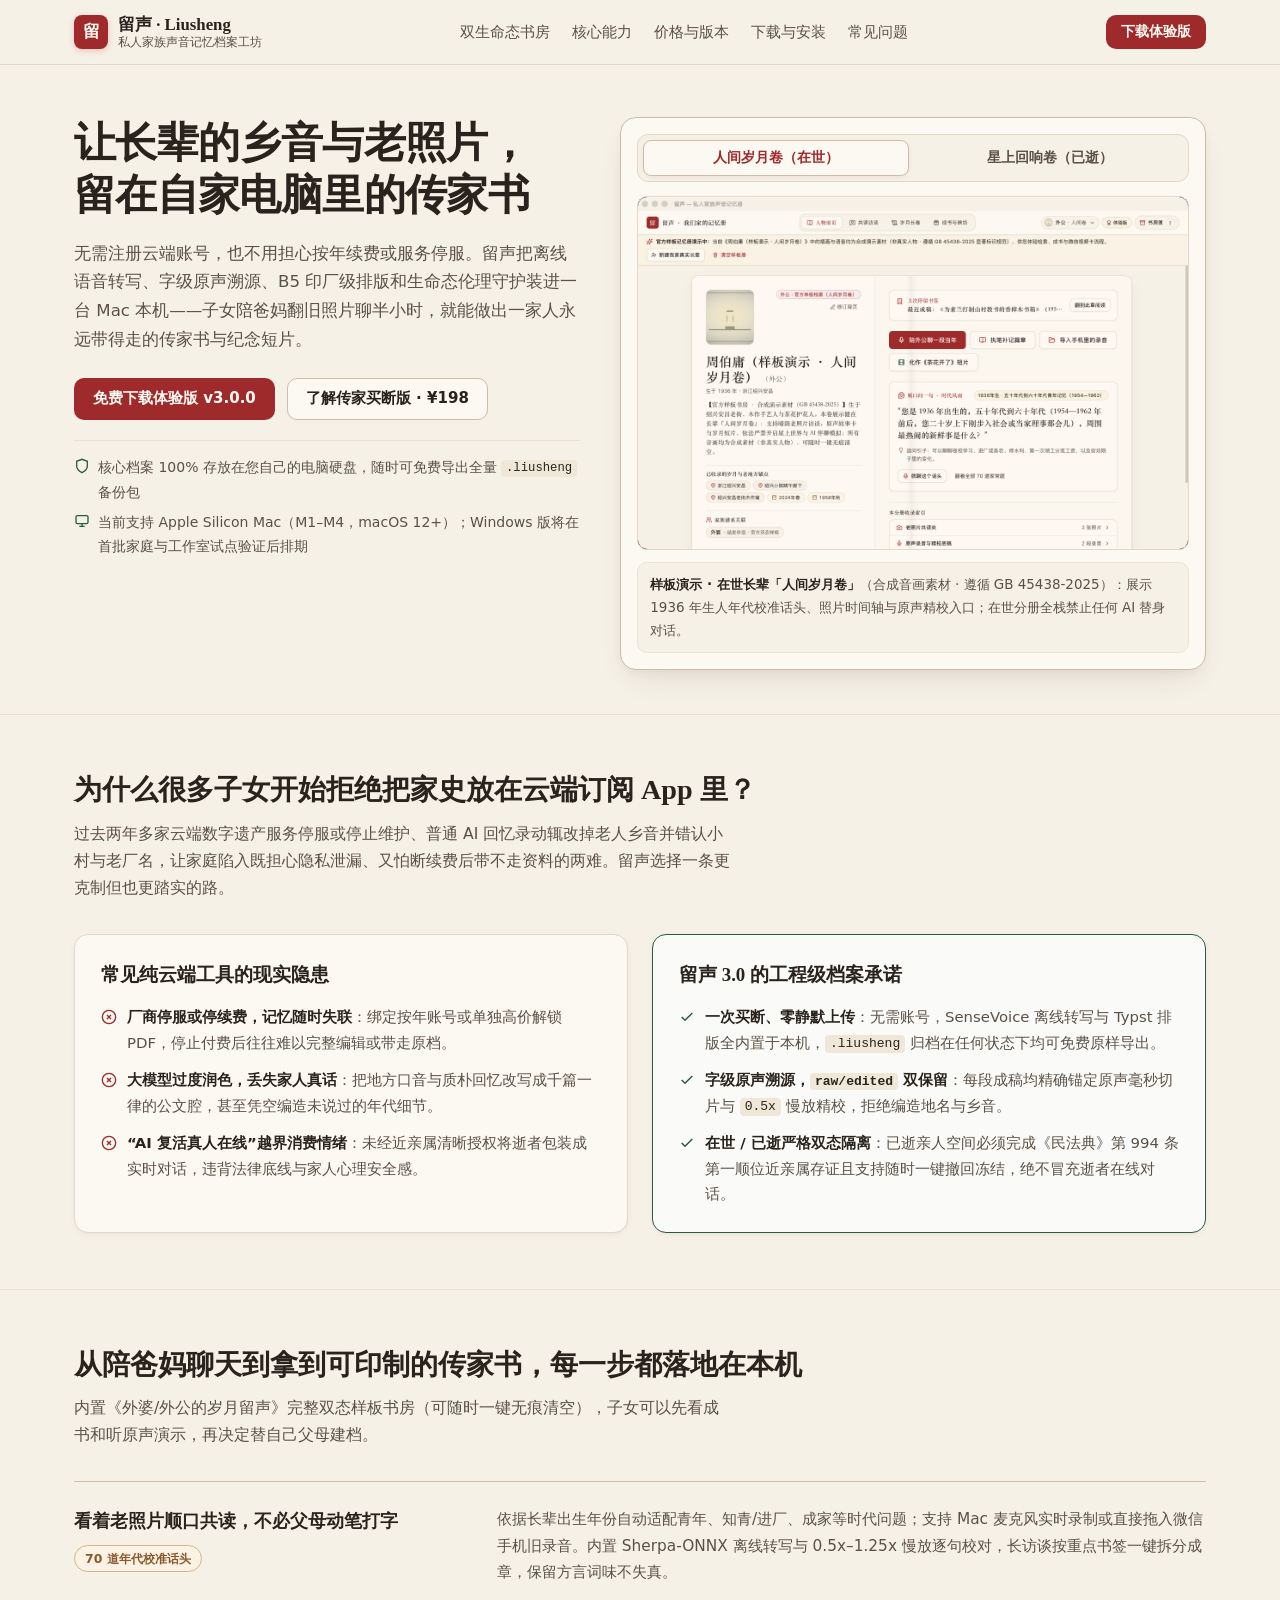
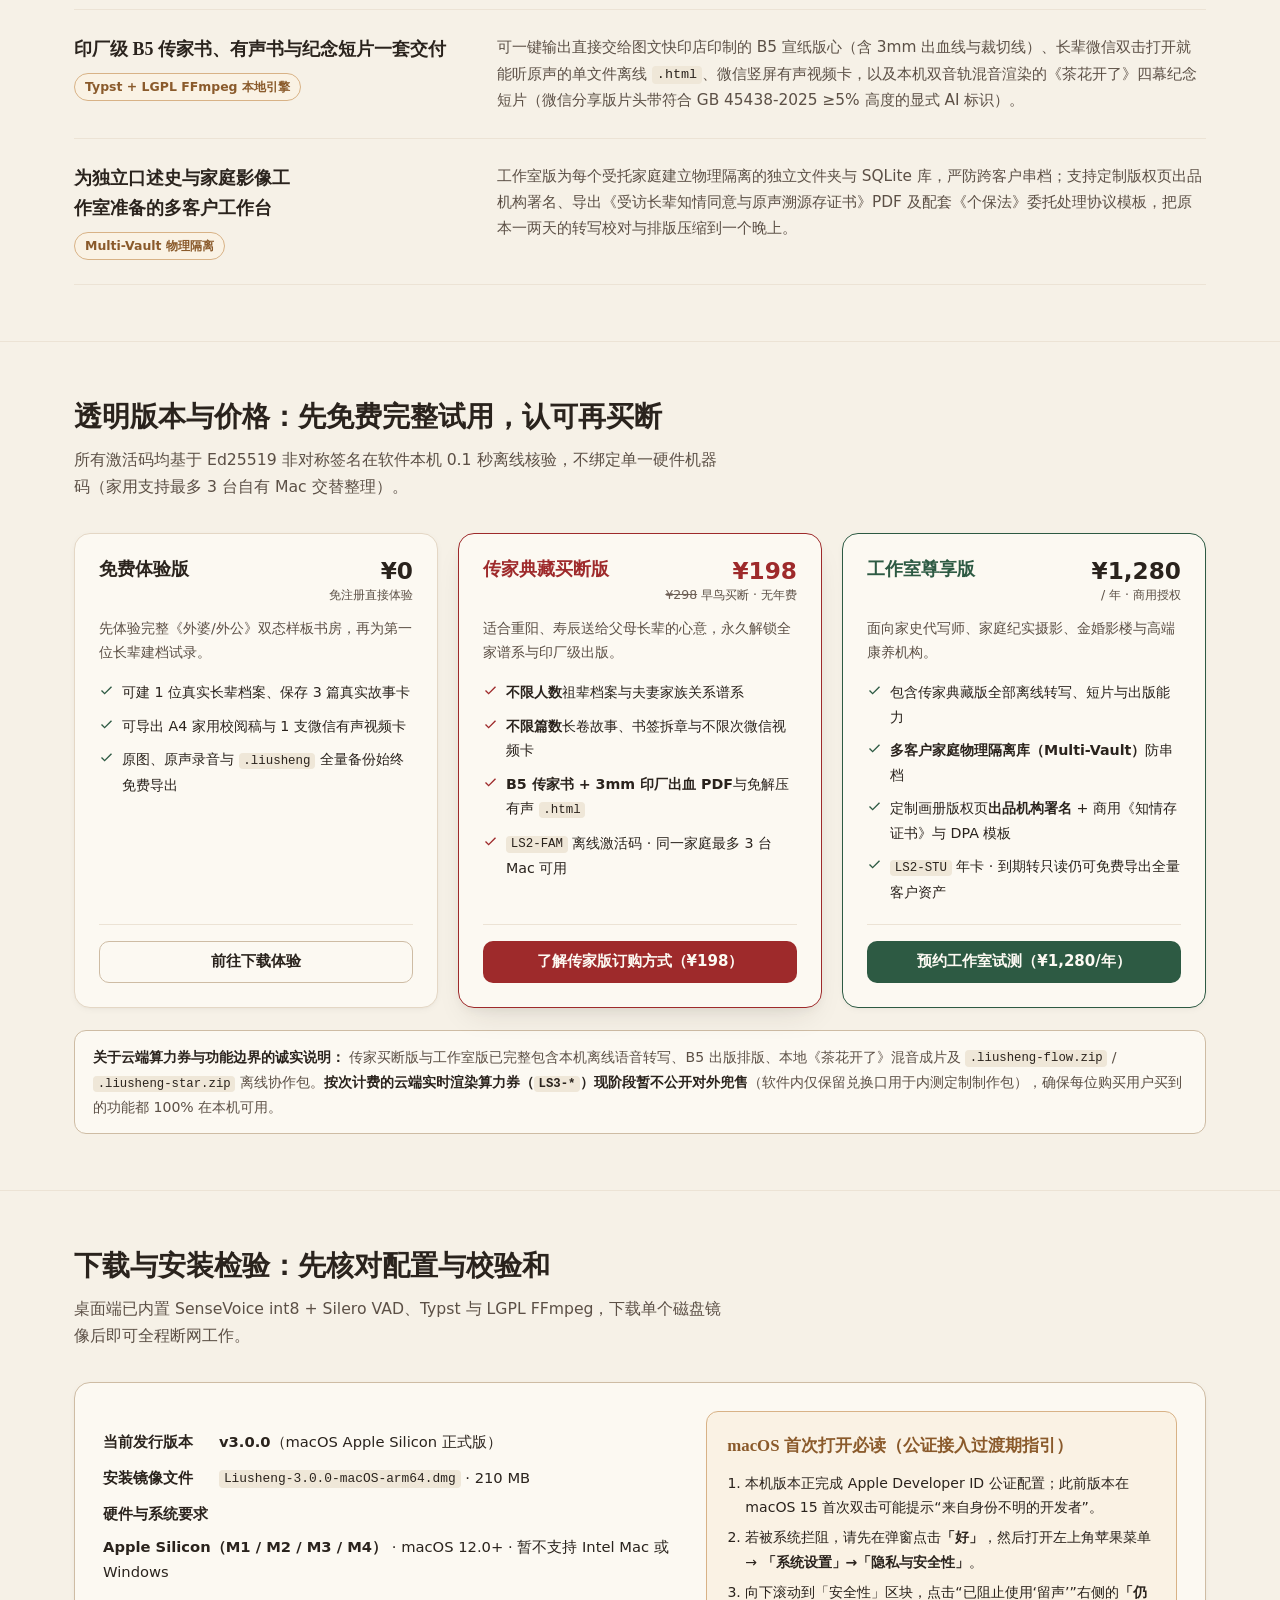
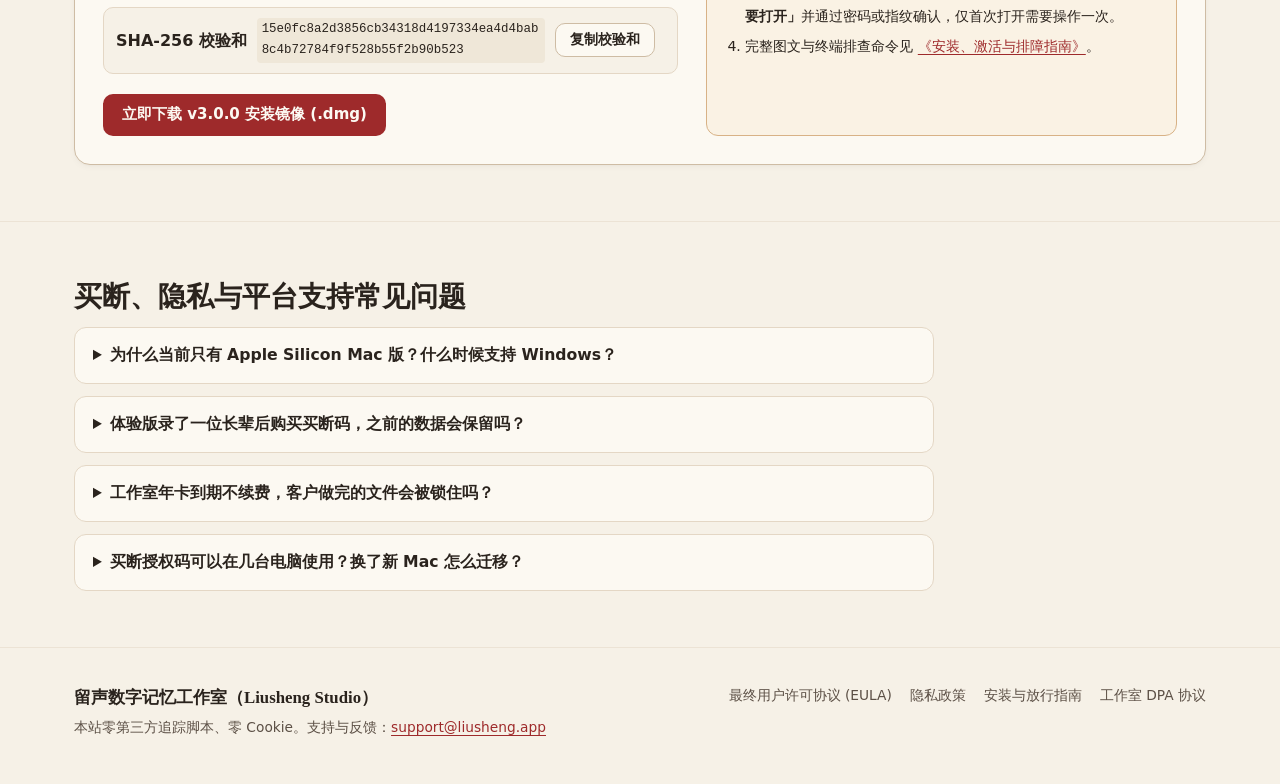
<file: index.html>
<!DOCTYPE html>
<html lang="zh-CN">
<head>
  <meta charset="UTF-8" />
  <meta name="viewport" content="width=device-width, initial-scale=1.0" />
  <title>留声（Liusheng v3.0.0）— 本机离线、原声可追溯的中国家庭声音记忆档案</title>
  <meta
    name="description"
    content="留声是一款面向家庭子女与口述史工作室的本地离线桌面记忆档案工坊：每句文稿直连长辈原声，一次买断无年费，支持 B5 印厂出血画册与单文件有声书导出。"
  />
  <link rel="stylesheet" href="./styles.css" />
</head>
<body>
  <header class="site-header">
    <div class="container header-inner">
      <a class="brand-link" href="#top" aria-label="留声首页">
        <span class="seal-mark" aria-hidden="true">留</span>
        <span class="brand-text-group">
          <span class="brand-name">留声 · Liusheng</span>
          <span class="brand-sub">私人家族声音记忆档案工坊</span>
        </span>
      </a>

      <nav class="header-nav" aria-label="页面导航">
        <a href="#showcase">双生命态书房</a>
        <a href="#craft">核心能力</a>
        <a href="#pricing">价格与版本</a>
        <a href="#download">下载与安装</a>
        <a href="#faq">常见问题</a>
      </nav>

      <a class="btn btn-primary btn-sm header-cta" href="#download">下载体验版</a>
    </div>
  </header>

  <main id="top">
    <!-- Hero Spread -->
    <section class="hero-section">
      <div class="container hero-grid">
        <div>
          <h1 class="hero-title">让长辈的乡音与老照片，留在自家电脑里的传家书</h1>
          <p class="hero-lead">
            无需注册云端账号，也不用担心按年续费或服务停服。留声把离线语音转写、字级原声溯源、B5 印厂级排版和生命态伦理守护装进一台 Mac 本机——子女陪爸妈翻旧照片聊半小时，就能做出一家人永远带得走的传家书与纪念短片。
          </p>

          <div class="hero-actions">
            <a class="btn btn-primary" href="#download">免费下载体验版 v3.0.0</a>
            <a class="btn btn-secondary" href="#family-edition">了解传家买断版 · ¥198</a>
          </div>

          <div class="hero-meta">
            <div class="hero-meta-row">
              <svg width="16" height="16" viewBox="0 0 24 24" fill="none" stroke="currentColor" stroke-width="2" aria-hidden="true">
                <path d="M12 22s8-4 8-10V5l-8-3-8 3v7c0 6 8 10 8 10z" />
              </svg>
              <span>核心档案 100% 存放在您自己的电脑硬盘，随时可免费导出全量 <code>.liusheng</code> 备份包</span>
            </div>
            <div class="hero-meta-row">
              <svg width="16" height="16" viewBox="0 0 24 24" fill="none" stroke="currentColor" stroke-width="2" aria-hidden="true">
                <rect x="3" y="4" width="18" height="12" rx="2" />
                <path d="M8 20h8M12 16v4" />
              </svg>
              <span>当前支持 Apple Silicon Mac（M1–M4，macOS 12+）；Windows 版将在首批家庭与工作室试点验证后排期</span>
            </div>
          </div>
        </div>

        <div id="showcase" class="showcase-frame" aria-label="留声软件真实运行界面样板预览">
          <div class="showcase-tabs" role="tablist" aria-label="切换在世与星上分册预览">
            <button
              id="tab-living"
              class="showcase-tab"
              type="button"
              role="tab"
              aria-selected="true"
              aria-controls="showcase-panel"
            >
              人间岁月卷（在世）
            </button>
            <button
              id="tab-star"
              class="showcase-tab"
              type="button"
              role="tab"
              aria-selected="false"
              aria-controls="showcase-panel"
            >
              星上回响卷（已逝）
            </button>
          </div>

          <div id="showcase-panel" class="showcase-image-wrap">
            <img
              id="showcase-image"
              class="showcase-image"
              src="./assets/preview-living-book.png"
              alt="留声桌面端在世长辈「人间岁月卷」示例书房界面：周伯庸（样板演示）档案扉页与 70 道年代话头共读台"
            />
          </div>

          <p id="showcase-caption" class="showcase-caption">
            <strong>样板演示 · 在世长辈「人间岁月卷」</strong>（合成音画素材 · 遵循 GB 45438-2025）：展示 1936 年生人年代校准话头、照片时间轴与原声精校入口；在世分册全栈禁止任何 AI 替身对话。
          </p>
        </div>
      </div>
    </section>

    <!-- Why Local-First & Zero-Hallucination -->
    <section id="privacy" class="section">
      <div class="container">
        <h2 class="section-heading">为什么很多子女开始拒绝把家史放在云端订阅 App 里？</h2>
        <p class="section-intro">
          过去两年多家云端数字遗产服务停服或停止维护、普通 AI 回忆录动辄改掉老人乡音并错认小村与老厂名，让家庭陷入既担心隐私泄漏、又怕断续费后带不走资料的两难。留声选择一条更克制但也更踏实的路。
        </p>

        <div class="ledger-grid">
          <div class="ledger-panel">
            <h3 class="ledger-title">常见纯云端工具的现实隐患</h3>
            <ul class="ledger-list">
              <li>
                <svg class="ledger-icon" width="16" height="16" viewBox="0 0 24 24" fill="none" stroke="#9E2A2B" stroke-width="2" aria-hidden="true">
                  <circle cx="12" cy="12" r="10" /><path d="M15 9l-6 6M9 9l6 6" />
                </svg>
                <span><strong>厂商停服或停续费，记忆随时失联</strong>：绑定按年账号或单独高价解锁 PDF，停止付费后往往难以完整编辑或带走原档。</span>
              </li>
              <li>
                <svg class="ledger-icon" width="16" height="16" viewBox="0 0 24 24" fill="none" stroke="#9E2A2B" stroke-width="2" aria-hidden="true">
                  <circle cx="12" cy="12" r="10" /><path d="M15 9l-6 6M9 9l6 6" />
                </svg>
                <span><strong>大模型过度润色，丢失家人真话</strong>：把地方口音与质朴回忆改写成千篇一律的公文腔，甚至凭空编造未说过的年代细节。</span>
              </li>
              <li>
                <svg class="ledger-icon" width="16" height="16" viewBox="0 0 24 24" fill="none" stroke="#9E2A2B" stroke-width="2" aria-hidden="true">
                  <circle cx="12" cy="12" r="10" /><path d="M15 9l-6 6M9 9l6 6" />
                </svg>
                <span><strong>“AI 复活真人在线”越界消费情绪</strong>：未经近亲属清晰授权将逝者包装成实时对话，违背法律底线与家人心理安全感。</span>
              </li>
            </ul>
          </div>

          <div class="ledger-panel ledger-panel-highlight">
            <h3 class="ledger-title">留声 3.0 的工程级档案承诺</h3>
            <ul class="ledger-list">
              <li>
                <svg class="ledger-icon" width="16" height="16" viewBox="0 0 24 24" fill="none" stroke="#2D5A43" stroke-width="2.2" aria-hidden="true">
                  <polyline points="20 6 9 17 4 12" />
                </svg>
                <span><strong>一次买断、零静默上传</strong>：无需账号，SenseVoice 离线转写与 Typst 排版全内置于本机，<code>.liusheng</code> 归档在任何状态下均可免费原样导出。</span>
              </li>
              <li>
                <svg class="ledger-icon" width="16" height="16" viewBox="0 0 24 24" fill="none" stroke="#2D5A43" stroke-width="2.2" aria-hidden="true">
                  <polyline points="20 6 9 17 4 12" />
                </svg>
                <span><strong>字级原声溯源，<code>raw/edited</code> 双保留</strong>：每段成稿均精确锚定原声毫秒切片与 <code>0.5x</code> 慢放精校，拒绝编造地名与乡音。</span>
              </li>
              <li>
                <svg class="ledger-icon" width="16" height="16" viewBox="0 0 24 24" fill="none" stroke="#2D5A43" stroke-width="2.2" aria-hidden="true">
                  <polyline points="20 6 9 17 4 12" />
                </svg>
                <span><strong>在世 / 已逝严格双态隔离</strong>：已逝亲人空间必须完成《民法典》第 994 条第一顺位近亲属存证且支持随时一键撤回冻结，绝不冒充逝者在线对话。</span>
              </li>
            </ul>
          </div>
        </div>
      </div>
    </section>

    <!-- Core Archival Capabilities -->
    <section id="craft" class="section">
      <div class="container">
        <h2 class="section-heading">从陪爸妈聊天到拿到可印制的传家书，每一步都落地在本机</h2>
        <p class="section-intro">
          内置《外婆/外公的岁月留声》完整双态样板书房（可随时一键无痕清空），子女可以先看成书和听原声演示，再决定替自己父母建档。
        </p>

        <div class="craft-rows">
          <div class="craft-row">
            <div>
              <h3 class="craft-row-label">看着老照片顺口共读，不必父母动笔打字</h3>
              <span class="craft-row-tag">70 道年代校准话头</span>
            </div>
            <p class="craft-row-desc">
              依据长辈出生年份自动适配青年、知青/进厂、成家等时代问题；支持 Mac 麦克风实时录制或直接拖入微信手机旧录音。内置 Sherpa-ONNX 离线转写与 0.5x–1.25x 慢放逐句校对，长访谈按重点书签一键拆分成章，保留方言词味不失真。
            </p>
          </div>

          <div class="craft-row">
            <div>
              <h3 class="craft-row-label">印厂级 B5 传家书、有声书与纪念短片一套交付</h3>
              <span class="craft-row-tag">Typst + LGPL FFmpeg 本地引擎</span>
            </div>
            <p class="craft-row-desc">
              可一键输出直接交给图文快印店印制的 B5 宣纸版心（含 3mm 出血线与裁切线）、长辈微信双击打开就能听原声的单文件离线 <code>.html</code>、微信竖屏有声视频卡，以及本机双音轨混音渲染的《茶花开了》四幕纪念短片（微信分享版片头带符合 GB 45438-2025 ≥5% 高度的显式 AI 标识）。
            </p>
          </div>

          <div class="craft-row">
            <div>
              <h3 class="craft-row-label">为独立口述史与家庭影像工作室准备的多客户工作台</h3>
              <span class="craft-row-tag">Multi-Vault 物理隔离</span>
            </div>
            <p class="craft-row-desc">
              工作室版为每个受托家庭建立物理隔离的独立文件夹与 SQLite 库，严防跨客户串档；支持定制版权页出品机构署名、导出《受访长辈知情同意与原声溯源存证书》PDF 及配套《个保法》委托处理协议模板，把原本一两天的转写校对与排版压缩到一个晚上。
            </p>
          </div>
        </div>
      </div>
    </section>

    <!-- Pricing -->
    <section id="pricing" class="section">
      <div class="container">
        <h2 class="section-heading">透明版本与价格：先免费完整试用，认可再买断</h2>
        <p class="section-intro">
          所有激活码均基于 Ed25519 非对称签名在软件本机 0.1 秒离线核验，不绑定单一硬件机器码（家用支持最多 3 台自有 Mac 交替整理）。
        </p>

        <div class="pricing-grid">
          <!-- Trial Tier -->
          <div class="tier-box">
            <div>
              <div class="tier-head">
                <h3 class="tier-name">免费体验版</h3>
                <div class="tier-price-block">
                  <span class="tier-price tabular-nums">¥0</span>
                  <span class="tier-price-note">免注册直接体验</span>
                </div>
              </div>
              <p class="tier-summary">先体验完整《外婆/外公》双态样板书房，再为第一位长辈建档试录。</p>
              <ul class="tier-features">
                <li>
                  <svg width="15" height="15" viewBox="0 0 24 24" fill="none" stroke="#2D5A43" stroke-width="2.2" aria-hidden="true"><polyline points="20 6 9 17 4 12" /></svg>
                  <span>可建 1 位真实长辈档案、保存 3 篇真实故事卡</span>
                </li>
                <li>
                  <svg width="15" height="15" viewBox="0 0 24 24" fill="none" stroke="#2D5A43" stroke-width="2.2" aria-hidden="true"><polyline points="20 6 9 17 4 12" /></svg>
                  <span>可导出 A4 家用校阅稿与 1 支微信有声视频卡</span>
                </li>
                <li>
                  <svg width="15" height="15" viewBox="0 0 24 24" fill="none" stroke="#2D5A43" stroke-width="2.2" aria-hidden="true"><polyline points="20 6 9 17 4 12" /></svg>
                  <span>原图、原声录音与 <code>.liusheng</code> 全量备份始终免费导出</span>
                </li>
              </ul>
            </div>
            <div class="tier-foot">
              <a class="btn btn-secondary" href="#download">前往下载体验</a>
            </div>
          </div>

          <!-- Family Edition -->
          <div id="family-edition" class="tier-box tier-family">
            <div>
              <div class="tier-head">
                <h3 class="tier-name">传家典藏买断版</h3>
                <div class="tier-price-block">
                  <span class="tier-price tabular-nums">¥198</span>
                  <span class="tier-price-note"><span class="tier-anchor">¥298</span>早鸟买断 · 无年费</span>
                </div>
              </div>
              <p class="tier-summary">适合重阳、寿辰送给父母长辈的心意，永久解锁全家谱系与印厂级出版。</p>
              <ul class="tier-features">
                <li>
                  <svg width="15" height="15" viewBox="0 0 24 24" fill="none" stroke="#9E2A2B" stroke-width="2.2" aria-hidden="true"><polyline points="20 6 9 17 4 12" /></svg>
                  <span><strong>不限人数</strong>祖辈档案与夫妻家族关系谱系</span>
                </li>
                <li>
                  <svg width="15" height="15" viewBox="0 0 24 24" fill="none" stroke="#9E2A2B" stroke-width="2.2" aria-hidden="true"><polyline points="20 6 9 17 4 12" /></svg>
                  <span><strong>不限篇数</strong>长卷故事、书签拆章与不限次微信视频卡</span>
                </li>
                <li>
                  <svg width="15" height="15" viewBox="0 0 24 24" fill="none" stroke="#9E2A2B" stroke-width="2.2" aria-hidden="true"><polyline points="20 6 9 17 4 12" /></svg>
                  <span><strong>B5 传家书 + 3mm 印厂出血 PDF</strong>与免解压有声 <code>.html</code></span>
                </li>
                <li>
                  <svg width="15" height="15" viewBox="0 0 24 24" fill="none" stroke="#9E2A2B" stroke-width="2.2" aria-hidden="true"><polyline points="20 6 9 17 4 12" /></svg>
                  <span><code>LS2-FAM</code> 离线激活码 · 同一家庭最多 3 台 Mac 可用</span>
                </li>
              </ul>
            </div>
            <div class="tier-foot">
              <a id="family-buy-cta" class="btn btn-primary" href="#family-order-drawer">订购早鸟传家版 · ¥198</a>
              <div id="family-order-drawer" class="inline-drawer" hidden>
                <p><strong>当前早鸟人工发码通道（前 50 户专享 ¥198）：</strong></p>
                <p>线上自动收款台正在对接中；如需立即获取 <code>LS2-FAM</code> 正版买断授权（含 14 天不满意无忧退款保障），请先下载体验版试用《外婆》样板书房，并致信 <a href="mailto:support@liusheng.app?subject=订购留声传家典藏版(LS2-FAM)">support@liusheng.app</a> 备注「早鸟传家版」，我们将在 1 个工作日内为您签发离线激活码。</p>
              </div>
            </div>
          </div>

          <!-- Studio Edition -->
          <div id="studio-edition" class="tier-box tier-studio">
            <div>
              <div class="tier-head">
                <h3 class="tier-name">工作室尊享版</h3>
                <div class="tier-price-block">
                  <span class="tier-price tabular-nums">¥1,280</span>
                  <span class="tier-price-note">/ 年 · 商用授权</span>
                </div>
              </div>
              <p class="tier-summary">面向家史代写师、家庭纪实摄影、金婚影楼与高端康养机构。</p>
              <ul class="tier-features">
                <li>
                  <svg width="15" height="15" viewBox="0 0 24 24" fill="none" stroke="#2D5A43" stroke-width="2.2" aria-hidden="true"><polyline points="20 6 9 17 4 12" /></svg>
                  <span>包含传家典藏版全部离线转写、短片与出版能力</span>
                </li>
                <li>
                  <svg width="15" height="15" viewBox="0 0 24 24" fill="none" stroke="#2D5A43" stroke-width="2.2" aria-hidden="true"><polyline points="20 6 9 17 4 12" /></svg>
                  <span><strong>多客户家庭物理隔离库（Multi-Vault）</strong>防串档</span>
                </li>
                <li>
                  <svg width="15" height="15" viewBox="0 0 24 24" fill="none" stroke="#2D5A43" stroke-width="2.2" aria-hidden="true"><polyline points="20 6 9 17 4 12" /></svg>
                  <span>定制画册版权页<strong>出品机构署名</strong> + 商用《知情存证书》与 DPA 模板</span>
                </li>
                <li>
                  <svg width="15" height="15" viewBox="0 0 24 24" fill="none" stroke="#2D5A43" stroke-width="2.2" aria-hidden="true"><polyline points="20 6 9 17 4 12" /></svg>
                  <span><code>LS2-STU</code> 年卡 · 到期转只读仍可免费导出全量客户资产</span>
                </li>
              </ul>
            </div>
            <div class="tier-foot">
              <a id="studio-buy-cta" class="btn btn-pine" href="#studio-order-drawer">申请工作室试测 / 商用年卡</a>
              <div id="studio-order-drawer" class="inline-drawer" hidden>
                <p><strong>首批 3–5 家口述史 / 影像工作室试点优惠通道：</strong></p>
                <p>正在招募首批深度试用工作室（可申请 30 天全功能 <code>LS2-STU</code> 评估码配合实际交付测试）。请发邮件至 <a href="mailto:support@liusheng.app?subject=申请留声工作室试测(LS2-STU)">support@liusheng.app</a> 简述工作室所在城市与常规成书交付量。</p>
              </div>
            </div>
          </div>
        </div>

        <div class="disclosure-strip">
          <strong>关于云端算力券与功能边界的诚实说明：</strong>
          传家买断版与工作室版已完整包含本机离线语音转写、B5 出版排版、本地《茶花开了》混音成片及 <code>.liusheng-flow.zip</code> / <code>.liusheng-star.zip</code> 离线协作包。<strong>按次计费的云端实时渲染算力券（<code>LS3-*</code>）现阶段暂不公开对外兜售</strong>（软件内仅保留兑换口用于内测定制制作包），确保每位购买用户买到的功能都 100% 在本机可用。
        </div>
      </div>
    </section>

    <!-- Download & Verify -->
    <section id="download" class="section">
      <div class="container">
        <h2 class="section-heading">下载与安装检验：先核对配置与校验和</h2>
        <p class="section-intro">
          桌面端已内置 SenseVoice int8 + Silero VAD、Typst 与 LGPL FFmpeg，下载单个磁盘镜像后即可全程断网工作。
        </p>

        <div class="download-panel">
          <div>
            <ul class="spec-list">
              <li class="spec-row">
                <span class="spec-label">当前发行版本</span>
                <span><strong id="cfg-version" class="tabular-nums">v3.0.0</strong>（macOS Apple Silicon 正式版）</span>
              </li>
              <li class="spec-row">
                <span class="spec-label">安装镜像文件</span>
                <span><code id="cfg-dmg-name">Liusheng-3.0.0-macOS-arm64.dmg</code> · <span id="cfg-dmg-size" class="tabular-nums">约 210 MB</span></span>
              </li>
              <li class="spec-row">
                <span class="spec-label">硬件与系统要求</span>
                <span><strong>Apple Silicon（M1 / M2 / M3 / M4）</strong> · macOS 12.0+ · 暂不支持 Intel Mac 或 Windows</span>
              </li>
            </ul>

            <div class="sha-box">
              <span class="spec-label">SHA-256 校验和</span>
              <code id="cfg-dmg-sha" class="sha-code">待配置发布镜像校验和</code>
              <button id="copy-sha-btn" type="button" class="btn btn-secondary btn-sm">复制校验和</button>
              <span id="copy-sha-status" role="status" aria-live="polite" class="brand-sub"></span>
            </div>

            <div class="download-cta-row">
              <a id="dmg-download-cta" class="btn btn-primary" href="#dmg-pending-drawer">立即下载 v3.0.0 安装镜像 (.dmg)</a>
              <div id="dmg-pending-drawer" class="inline-drawer" hidden>
                <p><strong>首批体验安装包分发方式：</strong></p>
                <p>公网 CDN 分发直链正接入中；如果您正参与留声家庭或工作室试用，请使用邀请包附带的原版镜像，并比对上方 <code>SHA-256</code> 完全一致后安装；或联系 <a href="mailto:support@liusheng.app?subject=获取留声3.0.0安装包">support@liusheng.app</a> 获取镜像直传链接。</p>
              </div>
            </div>
          </div>

          <div id="gatekeeper-notice-box" class="gatekeeper-box">
            <h3>macOS 首次打开必读（公证接入过渡期指引）</h3>
            <ol>
              <li>本机版本正完成 Apple Developer ID 公证配置；此前版本在 macOS 15 首次双击可能提示“来自身份不明的开发者”。</li>
              <li>若被系统拦阻，请先在弹窗点击<strong>「好」</strong>，然后打开左上角苹果菜单 → <strong>「系统设置」→「隐私与安全性」</strong>。</li>
              <li>向下滚动到「安全性」区块，点击“已阻止使用‘留声’”右侧的<strong>「仍要打开」</strong>并通过密码或指纹确认，仅首次打开需要操作一次。</li>
              <li>完整图文与终端排查命令见 <a href="./legal.html#install">《安装、激活与排障指南》</a>。</li>
            </ol>
          </div>
        </div>
      </div>
    </section>

    <!-- FAQ -->
    <section id="faq" class="section">
      <div class="container">
        <h2 class="section-heading">买断、隐私与平台支持常见问题</h2>
        <div class="faq-list">
          <details class="faq-item">
            <summary>为什么当前只有 Apple Silicon Mac 版？什么时候支持 Windows？</summary>
            <p>
              留声把离线语音识别（依赖 Apple Neural Engine 与统一内存）、矢量排版与本地视频硬编码打包成单包运行，先在 M 系列 Mac 上保证稳定与低风扇噪音。根据目前公开统计数据与研发投入规划，我们将先完成首批家庭与口述史工作室试点验证，再立项 Windows x64 构建。
            </p>
          </details>

          <details class="faq-item">
            <summary>体验版录了一位长辈后购买买断码，之前的数据会保留吗？</summary>
            <p>
              全部保留。激活仅在您的 Mac 本机离线解锁印厂级排版、无上限档案与无限导出权限，已录入的录音、老照片与精校故事不会丢失或重复导入。
            </p>
          </details>

          <details class="faq-item">
            <summary>工作室年卡到期不续费，客户做完的文件会被锁住吗？</summary>
            <p>
              不会。软件顶栏虽转为到期只读状态（限制新增商业客户库与商业导出），但您随时可以查看既有资料，并永久免费、原样导出原始照片、原声录音与完整 <code>.liusheng</code> 灾备包。
            </p>
          </details>

          <details class="faq-item">
            <summary>买断授权码可以在几台电脑使用？换了新 Mac 怎么迁移？</summary>
            <p>
              不强制绑定单台机器硬件码，家用买断版允许在您本人及直系亲属拥有的最多 <strong>3 台</strong> Mac 上离线激活使用；换机时只需在旧 Mac 「书房匣 → 备份中心」导出单一 <code>.liusheng</code> 文件，复制到新电脑一键还原即可。
            </p>
          </details>
        </div>
      </div>
    </section>
  </main>

  <footer class="site-footer">
    <div class="container footer-inner">
      <div>
        <div class="brand-name">留声数字记忆工作室（Liusheng Studio）</div>
        <div class="footer-note">
          本站零第三方追踪脚本、零 Cookie。支持与反馈：<a href="mailto:support@liusheng.app">support@liusheng.app</a>
        </div>
      </div>
      <div class="footer-links">
        <a href="./legal.html#eula">最终用户许可协议 (EULA)</a>
        <a href="./legal.html#privacy">隐私政策</a>
        <a href="./legal.html#install">安装与放行指南</a>
        <a href="./legal.html#dpa">工作室 DPA 协议</a>
      </div>
    </div>
  </footer>

  <script src="./config.js"></script>
  <script src="./main.js"></script>
</body>
</html>
</file>
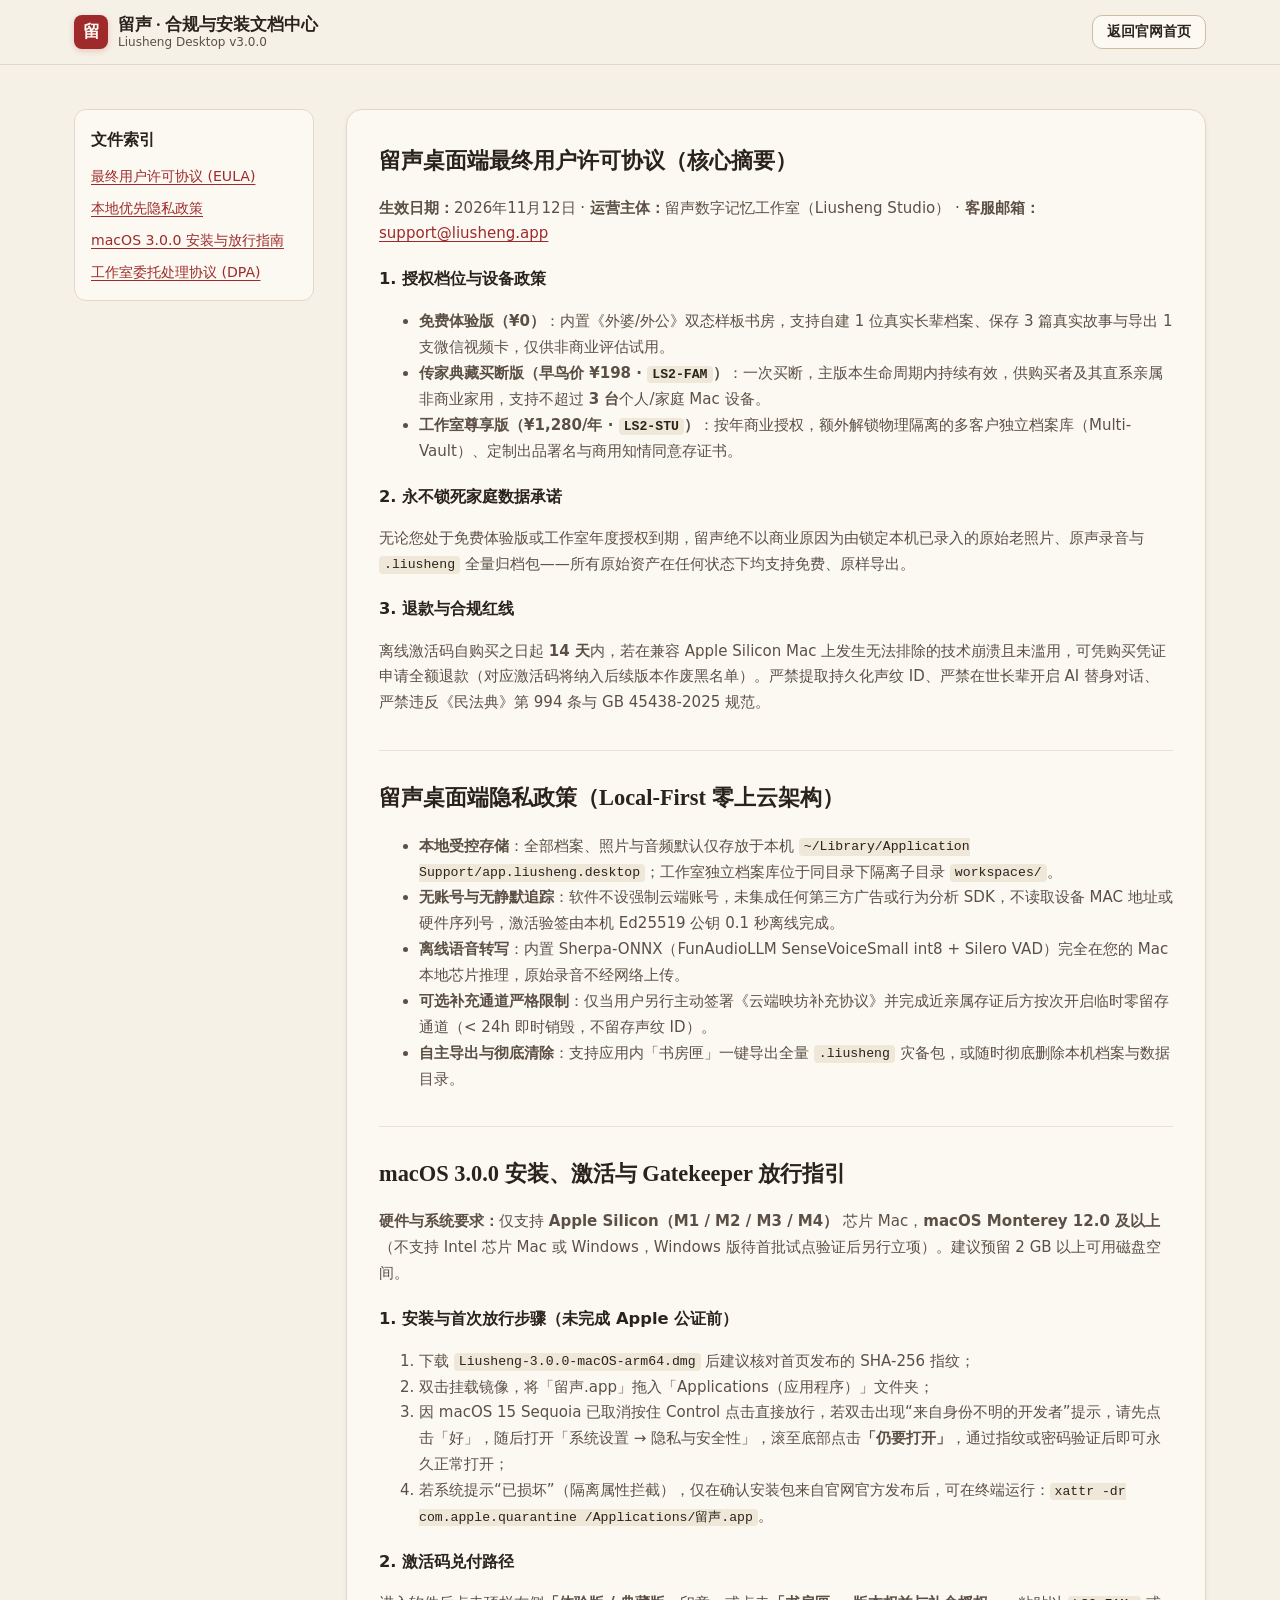
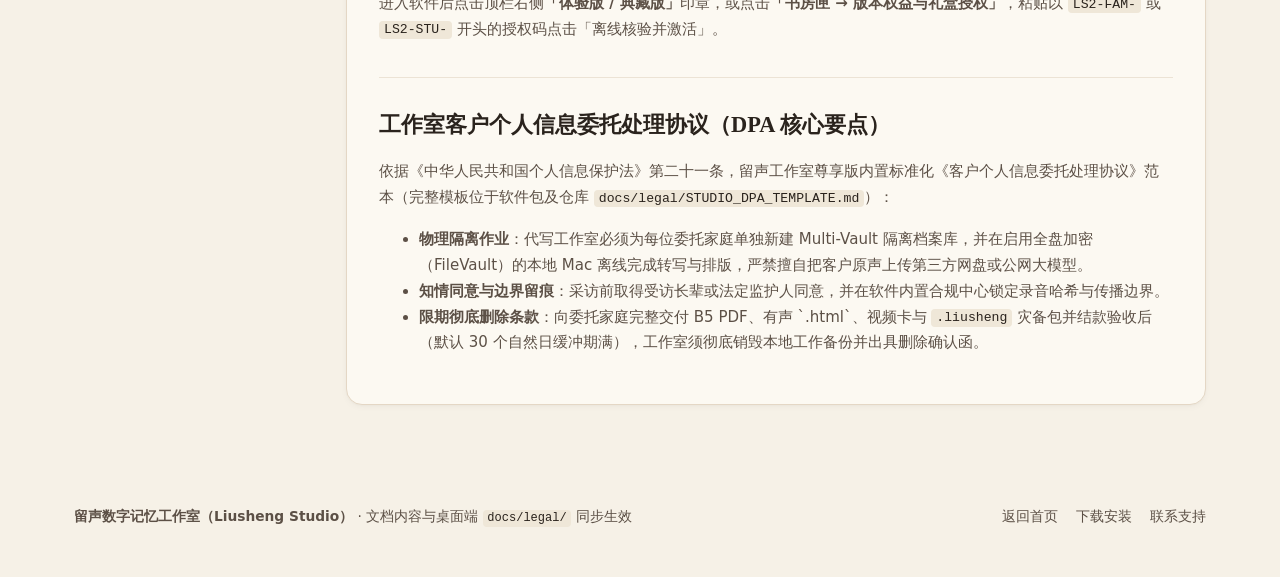
<file: legal.html>
<!DOCTYPE html>
<html lang="zh-CN">
<head>
  <meta charset="UTF-8" />
  <meta name="viewport" content="width=device-width, initial-scale=1.0" />
  <title>留声 · 法律协议、隐私政策与 macOS 安装指南</title>
  <meta
    name="description"
    content="留声桌面端《最终用户许可协议》《隐私政策》《macOS 3.0.0 安装与激活指南》及工作室个人信息委托处理协议说明。"
  />
  <link rel="stylesheet" href="./styles.css" />
</head>
<body>
  <header class="site-header">
    <div class="container header-inner">
      <a class="brand-link" href="./index.html" aria-label="返回留声首页">
        <span class="seal-mark" aria-hidden="true">留</span>
        <span class="brand-text-group">
          <span class="brand-name">留声 · 合规与安装文档中心</span>
          <span class="brand-sub">Liusheng Desktop v3.0.0</span>
        </span>
      </a>
      <a class="btn btn-secondary btn-sm" href="./index.html">返回官网首页</a>
    </div>
  </header>

  <main class="legal-main">
    <div class="container legal-shell">
      <aside class="legal-toc" aria-label="文档目录">
        <h2>文件索引</h2>
        <ul>
          <li><a href="#eula">最终用户许可协议 (EULA)</a></li>
          <li><a href="#privacy">本地优先隐私政策</a></li>
          <li><a href="#install">macOS 3.0.0 安装与放行指南</a></li>
          <li><a href="#dpa">工作室委托处理协议 (DPA)</a></li>
        </ul>
      </aside>

      <article class="legal-article">
        <section id="eula" class="legal-section">
          <h2>留声桌面端最终用户许可协议（核心摘要）</h2>
          <p>
            <strong>生效日期：</strong>2026年11月12日 · <strong>运营主体：</strong>留声数字记忆工作室（Liusheng Studio） ·
            <strong>客服邮箱：</strong><a href="mailto:support@liusheng.app">support@liusheng.app</a>
          </p>
          <h3>1. 授权档位与设备政策</h3>
          <ul>
            <li><strong>免费体验版（¥0）</strong>：内置《外婆/外公》双态样板书房，支持自建 1 位真实长辈档案、保存 3 篇真实故事与导出 1 支微信视频卡，仅供非商业评估试用。</li>
            <li><strong>传家典藏买断版（早鸟价 ¥198 · <code>LS2-FAM</code>）</strong>：一次买断，主版本生命周期内持续有效，供购买者及其直系亲属非商业家用，支持不超过 <strong>3 台</strong>个人/家庭 Mac 设备。</li>
            <li><strong>工作室尊享版（¥1,280/年 · <code>LS2-STU</code>）</strong>：按年商业授权，额外解锁物理隔离的多客户独立档案库（Multi-Vault）、定制出品署名与商用知情同意存证书。</li>
          </ul>
          <h3>2. 永不锁死家庭数据承诺</h3>
          <p>
            无论您处于免费体验版或工作室年度授权到期，留声绝不以商业原因为由锁定本机已录入的原始老照片、原声录音与 <code>.liusheng</code> 全量归档包——所有原始资产在任何状态下均支持免费、原样导出。
          </p>
          <h3>3. 退款与合规红线</h3>
          <p>
            离线激活码自购买之日起 <strong>14 天</strong>内，若在兼容 Apple Silicon Mac 上发生无法排除的技术崩溃且未滥用，可凭购买凭证申请全额退款（对应激活码将纳入后续版本作废黑名单）。严禁提取持久化声纹 ID、严禁在世长辈开启 AI 替身对话、严禁违反《民法典》第 994 条与 GB 45438-2025 规范。
          </p>
        </section>

        <section id="privacy" class="legal-section">
          <h2>留声桌面端隐私政策（Local-First 零上云架构）</h2>
          <ul>
            <li><strong>本地受控存储</strong>：全部档案、照片与音频默认仅存放于本机 <code>~/Library/Application Support/app.liusheng.desktop</code>；工作室独立档案库位于同目录下隔离子目录 <code>workspaces/</code>。</li>
            <li><strong>无账号与无静默追踪</strong>：软件不设强制云端账号，未集成任何第三方广告或行为分析 SDK，不读取设备 MAC 地址或硬件序列号，激活验签由本机 Ed25519 公钥 0.1 秒离线完成。</li>
            <li><strong>离线语音转写</strong>：内置 Sherpa-ONNX（FunAudioLLM SenseVoiceSmall int8 + Silero VAD）完全在您的 Mac 本地芯片推理，原始录音不经网络上传。</li>
            <li><strong>可选补充通道严格限制</strong>：仅当用户另行主动签署《云端映坊补充协议》并完成近亲属存证后方按次开启临时零留存通道（&lt; 24h 即时销毁，不留存声纹 ID）。</li>
            <li><strong>自主导出与彻底清除</strong>：支持应用内「书房匣」一键导出全量 <code>.liusheng</code> 灾备包，或随时彻底删除本机档案与数据目录。</li>
          </ul>
        </section>

        <section id="install" class="legal-section">
          <h2>macOS 3.0.0 安装、激活与 Gatekeeper 放行指引</h2>
          <p>
            <strong>硬件与系统要求：</strong>仅支持 <strong>Apple Silicon（M1 / M2 / M3 / M4）</strong> 芯片 Mac，<strong>macOS Monterey 12.0 及以上</strong>（不支持 Intel 芯片 Mac 或 Windows，Windows 版待首批试点验证后另行立项）。建议预留 2 GB 以上可用磁盘空间。
          </p>
          <h3>1. 安装与首次放行步骤（未完成 Apple 公证前）</h3>
          <ol>
            <li>下载 <code>Liusheng-3.0.0-macOS-arm64.dmg</code> 后建议核对首页发布的 SHA-256 指纹；</li>
            <li>双击挂载镜像，将「留声.app」拖入「Applications（应用程序）」文件夹；</li>
            <li>因 macOS 15 Sequoia 已取消按住 Control 点击直接放行，若双击出现“来自身份不明的开发者”提示，请先点击「好」，随后打开「系统设置 → 隐私与安全性」，滚至底部点击<strong>「仍要打开」</strong>，通过指纹或密码验证后即可永久正常打开；</li>
            <li>若系统提示“已损坏”（隔离属性拦截），仅在确认安装包来自官网官方发布后，可在终端运行：<code>xattr -dr com.apple.quarantine /Applications/留声.app</code>。</li>
          </ol>
          <h3>2. 激活码兑付路径</h3>
          <p>
            进入软件后点击顶栏右侧<strong>「体验版 / 典藏版」</strong>印章，或点击<strong>「书房匣 → 版本权益与礼盒授权」</strong>，粘贴以 <code>LS2-FAM-</code> 或 <code>LS2-STU-</code> 开头的授权码点击「离线核验并激活」。
          </p>
        </section>

        <section id="dpa" class="legal-section">
          <h2>工作室客户个人信息委托处理协议（DPA 核心要点）</h2>
          <p>
            依据《中华人民共和国个人信息保护法》第二十一条，留声工作室尊享版内置标准化《客户个人信息委托处理协议》范本（完整模板位于软件包及仓库 <code>docs/legal/STUDIO_DPA_TEMPLATE.md</code>）：
          </p>
          <ul>
            <li><strong>物理隔离作业</strong>：代写工作室必须为每位委托家庭单独新建 Multi-Vault 隔离档案库，并在启用全盘加密（FileVault）的本地 Mac 离线完成转写与排版，严禁擅自把客户原声上传第三方网盘或公网大模型。</li>
            <li><strong>知情同意与边界留痕</strong>：采访前取得受访长辈或法定监护人同意，并在软件内置合规中心锁定录音哈希与传播边界。</li>
            <li><strong>限期彻底删除条款</strong>：向委托家庭完整交付 B5 PDF、有声 `.html`、视频卡与 <code>.liusheng</code> 灾备包并结款验收后（默认 30 个自然日缓冲期满），工作室须彻底销毁本地工作备份并出具删除确认函。</li>
          </ul>
        </section>
      </article>
    </div>
  </main>

  <footer class="site-footer">
    <div class="container footer-inner">
      <div>
        <strong>留声数字记忆工作室（Liusheng Studio）</strong> · 文档内容与桌面端 <code>docs/legal/</code> 同步生效
      </div>
      <div class="footer-links">
        <a href="./index.html">返回首页</a>
        <a href="./index.html#download">下载安装</a>
        <a href="mailto:support@liusheng.app">联系支持</a>
      </div>
    </div>
  </footer>
</body>
</html>
</file>
<file: styles.css>
:root {
  color-scheme: light;
  --wm-bg: #F6F1E7;
  --wm-surface: #FCF9F2;
  --wm-surface-hover: #F7F2E7;
  --wm-surface-active: #EFE7D8;
  --wm-primary: #9E2A2B;
  --wm-primary-hover: #822021;
  --wm-primary-muted: #F7ECEB;
  --wm-amber: #D8B286;
  --wm-amber-light: #FAF2E4;
  --wm-amber-dark: #8A5A2B;
  --wm-pine: #2D5A43;
  --wm-pine-light: #EAF2EE;
  --wm-text-ink: #2A231D;
  --wm-text-muted: #5C5046;
  --wm-text-faint: #6D5F55;
  --wm-border: #E4D7C5;
  --wm-border-strong: #CEBCA4;
  --wm-divider: #ECE3D5;

  --font-serif: "Songti SC", "Noto Serif SC", "Source Han Serif SC", STSong, Georgia, serif;
  --font-sans: "PingFang SC", "Hiragino Sans GB", "Noto Sans SC", -apple-system, BlinkMacSystemFont, system-ui, sans-serif;
  --font-mono: ui-monospace, SFMono-Regular, Menlo, Monaco, Consolas, monospace;

  --shadow-paper-sm: 0 2px 8px -2px rgba(42, 35, 29, 0.06), 0 1px 3px -1px rgba(42, 35, 29, 0.04);
  --shadow-paper-md: 0 14px 32px -12px rgba(42, 35, 29, 0.14), 0 4px 10px -2px rgba(42, 35, 29, 0.05);
}

*,
*::before,
*::after {
  box-sizing: border-box;
}

html {
  scroll-behavior: smooth;
  font-size: 16px;
}

body {
  margin: 0;
  background-color: var(--wm-bg);
  color: var(--wm-text-ink);
  font-family: var(--font-sans);
  line-height: 1.72;
  -webkit-font-smoothing: antialiased;
  -moz-osx-font-smoothing: grayscale;
  overflow-x: hidden;
}

::selection {
  background-color: rgba(158, 42, 43, 0.16);
  color: var(--wm-text-ink);
}

:focus-visible {
  outline: 2px solid var(--wm-primary);
  outline-offset: 2px;
}

.tabular-nums,
code,
.mono {
  font-variant-numeric: tabular-nums;
}

code {
  font-family: var(--font-mono);
  font-size: 0.875em;
  background-color: var(--wm-surface-active);
  padding: 0.1em 0.38em;
  border-radius: 4px;
  color: var(--wm-text-ink);
}

a {
  color: var(--wm-primary);
  text-underline-offset: 3px;
}

a:hover {
  color: var(--wm-primary-hover);
}

@media (prefers-reduced-motion: reduce) {
  html {
    scroll-behavior: auto;
  }
  *,
  *::before,
  *::after {
    animation-duration: 0.01ms !important;
    transition-duration: 0.01ms !important;
  }
}

.container {
  width: 100%;
  max-width: 1180px;
  margin-inline: auto;
  padding-inline: 24px;
}

/* Header */
.site-header {
  position: sticky;
  top: 0;
  z-index: 30;
  background-color: rgba(246, 241, 231, 0.94);
  border-bottom: 1px solid var(--wm-border);
  backdrop-filter: blur(8px);
}

.header-inner {
  display: flex;
  align-items: center;
  justify-content: space-between;
  gap: 20px;
  min-height: 64px;
}

.brand-link {
  display: inline-flex;
  align-items: center;
  gap: 10px;
  text-decoration: none;
  color: var(--wm-text-ink);
  flex-shrink: 0;
}

.seal-mark {
  display: inline-flex;
  align-items: center;
  justify-content: center;
  width: 34px;
  height: 34px;
  border-radius: 8px;
  background-color: var(--wm-primary);
  color: #FCF9F2;
  font-family: var(--font-serif);
  font-weight: 700;
  font-size: 1.05rem;
  letter-spacing: 0;
  box-shadow: 0 2px 6px rgba(158, 42, 43, 0.22);
}

.brand-text-group {
  display: flex;
  flex-direction: column;
  line-height: 1.2;
}

.brand-name {
  font-family: var(--font-serif);
  font-weight: 600;
  font-size: 1.05rem;
  color: var(--wm-text-ink);
}

.brand-sub {
  font-size: 0.75rem;
  color: var(--wm-text-muted);
}

.header-nav {
  display: flex;
  align-items: center;
  gap: 22px;
  flex-wrap: wrap;
}

.header-nav a {
  text-decoration: none;
  color: var(--wm-text-muted);
  font-size: 0.92rem;
  font-weight: 500;
}

.header-nav a:hover {
  color: var(--wm-primary);
}

.header-cta {
  flex-shrink: 0;
}

/* Buttons */
.btn {
  display: inline-flex;
  align-items: center;
  justify-content: center;
  gap: 8px;
  padding: 10px 18px;
  border-radius: 10px;
  font-family: var(--font-sans);
  font-size: 0.94rem;
  font-weight: 600;
  line-height: 1.3;
  text-decoration: none;
  cursor: pointer;
  border: 1px solid transparent;
  transition: background-color 140ms ease, border-color 140ms ease, color 140ms ease, transform 140ms ease;
}

.btn:active {
  transform: translateY(1px);
}

.btn-primary {
  background-color: var(--wm-primary);
  color: #FCF9F2;
}

.btn-primary:hover {
  background-color: var(--wm-primary-hover);
  color: #FCF9F2;
}

.btn-pine {
  background-color: var(--wm-pine);
  color: #FCF9F2;
}

.btn-pine:hover {
  background-color: #234735;
  color: #FCF9F2;
}

.btn-secondary {
  background-color: var(--wm-surface);
  color: var(--wm-text-ink);
  border-color: var(--wm-border-strong);
}

.btn-secondary:hover {
  background-color: var(--wm-surface-hover);
  border-color: var(--wm-primary);
  color: var(--wm-primary);
}

.btn-sm {
  padding: 7px 14px;
  font-size: 0.85rem;
}

/* Hero Spread */
.hero-section {
  padding-block: 52px 44px;
  border-bottom: 1px solid var(--wm-divider);
}

.hero-grid {
  display: grid;
  grid-template-columns: minmax(0, 1.02fr) minmax(0, 1.18fr);
  gap: 40px;
  align-items: start;
}

.hero-title {
  margin: 0 0 18px;
  font-family: var(--font-serif);
  font-weight: 600;
  font-size: clamp(2rem, 3.3vw, 2.75rem);
  line-height: 1.24;
  letter-spacing: -0.015em;
  color: var(--wm-text-ink);
  text-wrap: balance;
}

.hero-lead {
  margin: 0 0 24px;
  max-width: 58ch;
  font-size: 1.04rem;
  color: var(--wm-text-muted);
}

.hero-actions {
  display: flex;
  flex-wrap: wrap;
  gap: 12px;
  margin-bottom: 20px;
}

.hero-meta {
  display: flex;
  flex-direction: column;
  gap: 6px;
  padding-top: 14px;
  border-top: 1px solid var(--wm-divider);
  font-size: 0.875rem;
  color: var(--wm-text-muted);
}

.hero-meta-row {
  display: flex;
  align-items: baseline;
  gap: 8px;
}

.hero-meta-row svg {
  flex-shrink: 0;
  transform: translateY(2px);
  color: var(--wm-pine);
}

/* Showcase Book Frame */
.showcase-frame {
  background-color: var(--wm-surface);
  border: 1px solid var(--wm-border-strong);
  border-radius: 16px;
  padding: 16px;
  box-shadow: var(--shadow-paper-md);
}

.showcase-tabs {
  display: grid;
  grid-template-columns: repeat(2, minmax(0, 1fr));
  gap: 8px;
  margin-bottom: 14px;
  padding: 5px;
  background-color: var(--wm-bg);
  border: 1px solid var(--wm-border);
  border-radius: 11px;
}

.showcase-tab {
  appearance: none;
  border: 1px solid transparent;
  background: transparent;
  color: var(--wm-text-muted);
  border-radius: 8px;
  padding: 8px 12px;
  font-family: var(--font-sans);
  font-size: 0.875rem;
  font-weight: 600;
  cursor: pointer;
  text-align: center;
  transition: background-color 140ms ease, color 140ms ease, border-color 140ms ease;
}

.showcase-tab[aria-selected="true"] {
  background-color: var(--wm-surface);
  color: var(--wm-primary);
  border-color: var(--wm-border-strong);
  box-shadow: var(--shadow-paper-sm);
}

.showcase-tab:hover:not([aria-selected="true"]) {
  color: var(--wm-text-ink);
}

.showcase-image-wrap {
  border-radius: 10px;
  overflow: hidden;
  border: 1px solid var(--wm-border);
  background-color: #1A1D29;
}

.showcase-image {
  display: block;
  width: 100%;
  height: auto;
}

.showcase-caption {
  margin: 12px 0 0;
  padding: 10px 12px;
  background-color: var(--wm-bg);
  border: 1px solid var(--wm-divider);
  border-radius: 10px;
  font-size: 0.84rem;
  color: var(--wm-text-muted);
}

.showcase-caption strong {
  color: var(--wm-text-ink);
}

/* Editorial Sections */
.section {
  padding-block: 56px;
  border-bottom: 1px solid var(--wm-divider);
}

.section-heading {
  margin: 0 0 12px;
  font-family: var(--font-serif);
  font-weight: 600;
  font-size: clamp(1.48rem, 2.2vw, 1.9rem);
  line-height: 1.32;
  color: var(--wm-text-ink);
  text-wrap: balance;
}

.section-intro {
  margin: 0 0 32px;
  max-width: 66ch;
  color: var(--wm-text-muted);
  font-size: 0.98rem;
}

/* Comparison Ledger */
.ledger-grid {
  display: grid;
  grid-template-columns: repeat(2, minmax(0, 1fr));
  gap: 24px;
}

.ledger-panel {
  background-color: var(--wm-surface);
  border: 1px solid var(--wm-border);
  border-radius: 14px;
  padding: 24px 26px;
  box-shadow: var(--shadow-paper-sm);
}

.ledger-panel-highlight {
  border-color: var(--wm-pine);
  background-color: #FAFBF8;
}

.ledger-title {
  margin: 0 0 14px;
  font-family: var(--font-serif);
  font-size: 1.18rem;
  font-weight: 600;
  color: var(--wm-text-ink);
}

.ledger-list {
  margin: 0;
  padding: 0;
  list-style: none;
  display: flex;
  flex-direction: column;
  gap: 12px;
}

.ledger-list li {
  display: flex;
  align-items: flex-start;
  gap: 10px;
  font-size: 0.93rem;
  color: var(--wm-text-muted);
}

.ledger-list li strong {
  color: var(--wm-text-ink);
}

.ledger-icon {
  flex-shrink: 0;
  margin-top: 4px;
}

/* Archival Craft Table-Rows */
.craft-rows {
  border-top: 1px solid var(--wm-border-strong);
}

.craft-row {
  display: grid;
  grid-template-columns: minmax(220px, 0.36fr) minmax(0, 0.64fr);
  gap: 24px;
  padding-block: 24px;
  border-bottom: 1px solid var(--wm-divider);
}

.craft-row-label {
  margin: 0;
  font-family: var(--font-serif);
  font-weight: 600;
  font-size: 1.12rem;
  color: var(--wm-text-ink);
  text-wrap: balance;
}

.craft-row-tag {
  display: inline-block;
  margin-top: 8px;
  padding: 2px 10px;
  border-radius: 999px;
  font-size: 0.78rem;
  font-weight: 600;
  background-color: var(--wm-amber-light);
  color: var(--wm-amber-dark);
  border: 1px solid var(--wm-amber);
}

.craft-row-desc {
  margin: 0;
  color: var(--wm-text-muted);
  font-size: 0.96rem;
}

/* Pricing Tiers */
.pricing-grid {
  display: grid;
  grid-template-columns: repeat(3, minmax(0, 1fr));
  gap: 20px;
  align-items: stretch;
}

.tier-box {
  display: flex;
  flex-direction: column;
  justify-content: space-between;
  background-color: var(--wm-surface);
  border: 1px solid var(--wm-border);
  border-radius: 16px;
  padding: 24px;
  box-shadow: var(--shadow-paper-sm);
}

.tier-family {
  border: 1.5px solid var(--wm-primary);
  box-shadow: var(--shadow-paper-md);
}

.tier-studio {
  border: 1.5px solid var(--wm-pine);
}

.tier-head {
  display: flex;
  align-items: flex-start;
  justify-content: space-between;
  gap: 12px;
  margin-bottom: 10px;
}

.tier-name {
  margin: 0;
  font-family: var(--font-serif);
  font-size: 1.12rem;
  font-weight: 600;
  line-height: 1.3;
  color: var(--wm-text-ink);
  white-space: nowrap;
}

.tier-family .tier-name {
  color: var(--wm-primary);
}

.tier-studio .tier-name {
  color: var(--wm-pine);
}

.tier-price-block {
  text-align: right;
  flex-shrink: 0;
}

.tier-price {
  display: block;
  font-size: 1.45rem;
  font-weight: 700;
  line-height: 1.15;
  color: var(--wm-text-ink);
}

.tier-family .tier-price {
  color: var(--wm-primary);
}

.tier-price-note {
  display: block;
  font-size: 0.78rem;
  color: var(--wm-text-muted);
}

.tier-anchor {
  text-decoration: line-through;
  color: var(--wm-text-faint);
  margin-right: 4px;
}

.tier-summary {
  margin: 0 0 16px;
  font-size: 0.88rem;
  color: var(--wm-text-muted);
}

.tier-features {
  margin: 0 0 20px;
  padding: 0;
  list-style: none;
  display: flex;
  flex-direction: column;
  gap: 9px;
  font-size: 0.89rem;
  color: var(--wm-text-ink);
}

.tier-features li {
  display: flex;
  align-items: flex-start;
  gap: 8px;
}

.tier-features svg {
  flex-shrink: 0;
  margin-top: 3px;
}

.tier-foot {
  padding-top: 16px;
  border-top: 1px solid var(--wm-divider);
}

.tier-foot .btn {
  width: 100%;
}

.inline-drawer {
  margin-top: 14px;
  padding: 14px;
  border-radius: 10px;
  background-color: var(--wm-bg);
  border: 1px solid var(--wm-border-strong);
  font-size: 0.84rem;
  color: var(--wm-text-muted);
}

.inline-drawer[hidden] {
  display: none;
}

.inline-drawer p {
  margin: 0 0 8px;
}

.inline-drawer p:last-child {
  margin-bottom: 0;
}

.disclosure-strip {
  margin-top: 22px;
  padding: 14px 18px;
  border-radius: 12px;
  background-color: var(--wm-surface);
  border: 1px solid var(--wm-border-strong);
  font-size: 0.88rem;
  color: var(--wm-text-muted);
}

.disclosure-strip strong {
  color: var(--wm-text-ink);
}

/* Download & Install Section */
.download-panel {
  display: grid;
  grid-template-columns: minmax(0, 1.1fr) minmax(0, 0.9fr);
  gap: 28px;
  background-color: var(--wm-surface);
  border: 1px solid var(--wm-border-strong);
  border-radius: 16px;
  padding: 28px;
  box-shadow: var(--shadow-paper-sm);
}

.spec-list {
  margin: 18px 0 22px;
  padding: 0;
  list-style: none;
  display: flex;
  flex-direction: column;
  gap: 10px;
  font-size: 0.92rem;
}

.spec-row {
  display: flex;
  flex-wrap: wrap;
  gap: 8px;
  align-items: baseline;
}

.spec-label {
  font-weight: 600;
  color: var(--wm-text-ink);
  min-width: 108px;
}

.sha-box {
  display: flex;
  flex-wrap: wrap;
  align-items: center;
  gap: 10px;
  margin-top: 8px;
  padding: 10px 12px;
  border-radius: 10px;
  background-color: var(--wm-bg);
  border: 1px solid var(--wm-border);
}

.sha-code {
  font-family: var(--font-mono);
  font-size: 0.78rem;
  word-break: break-all;
  color: var(--wm-text-ink);
  flex: 1 1 260px;
}

.download-cta-row {
  margin-top: 20px;
}

.footer-note {
  margin-top: 4px;
}

.gatekeeper-box {
  padding: 20px;
  border-radius: 12px;
  background-color: var(--wm-amber-light);
  border: 1px solid var(--wm-amber);
  font-size: 0.88rem;
  color: var(--wm-text-ink);
}

.gatekeeper-box h3 {
  margin: 0 0 10px;
  font-family: var(--font-serif);
  font-size: 1.05rem;
  color: var(--wm-amber-dark);
}

.gatekeeper-box ol {
  margin: 0;
  padding-left: 18px;
  display: flex;
  flex-direction: column;
  gap: 6px;
}

.notarized-box {
  background-color: var(--wm-pine-light);
  border-color: var(--wm-pine);
}

.notarized-box h3 {
  color: var(--wm-pine);
}

/* FAQ Accordion */
.faq-list {
  display: flex;
  flex-direction: column;
  gap: 12px;
  max-width: 860px;
}

.faq-item {
  background-color: var(--wm-surface);
  border: 1px solid var(--wm-border);
  border-radius: 12px;
  padding: 14px 18px;
}

.faq-item summary {
  cursor: pointer;
  font-weight: 600;
  font-size: 0.98rem;
  color: var(--wm-text-ink);
  list-style-position: inside;
}

.faq-item p {
  margin: 10px 0 0;
  font-size: 0.92rem;
  color: var(--wm-text-muted);
}

/* Footer */
.site-footer {
  padding-block: 36px 48px;
  font-size: 0.86rem;
  color: var(--wm-text-muted);
}

.footer-inner {
  display: flex;
  flex-wrap: wrap;
  justify-content: space-between;
  gap: 20px;
  align-items: flex-start;
}

.footer-links {
  display: flex;
  flex-wrap: wrap;
  gap: 18px;
}

.footer-links a {
  color: var(--wm-text-muted);
  text-decoration: none;
}

.footer-links a:hover {
  color: var(--wm-primary);
  text-decoration: underline;
}

/* Legal Document Reader */
.legal-main {
  padding-block: 44px 64px;
}

.legal-shell {
  display: grid;
  grid-template-columns: 240px minmax(0, 1fr);
  gap: 32px;
  align-items: start;
}

.legal-toc {
  position: sticky;
  top: 84px;
  background-color: var(--wm-surface);
  border: 1px solid var(--wm-border);
  border-radius: 12px;
  padding: 16px;
}

.legal-toc h2 {
  margin: 0 0 10px;
  font-family: var(--font-serif);
  font-size: 1rem;
}

.legal-toc ul {
  margin: 0;
  padding: 0;
  list-style: none;
  display: flex;
  flex-direction: column;
  gap: 8px;
  font-size: 0.88rem;
}

.legal-article {
  background-color: var(--wm-surface);
  border: 1px solid var(--wm-border);
  border-radius: 16px;
  padding: 32px;
  box-shadow: var(--shadow-paper-sm);
}

.legal-section + .legal-section {
  margin-top: 34px;
  padding-top: 28px;
  border-top: 1px solid var(--wm-divider);
}

.legal-section h2 {
  margin: 0 0 12px;
  font-family: var(--font-serif);
  font-size: 1.4rem;
}

.legal-section h3 {
  margin: 18px 0 8px;
  font-size: 1.02rem;
}

.legal-section p,
.legal-section li {
  color: var(--wm-text-muted);
  font-size: 0.94rem;
}

/* Responsive */
@media (max-width: 960px) {
  .hero-grid,
  .ledger-grid,
  .pricing-grid,
  .download-panel,
  .legal-shell {
    grid-template-columns: minmax(0, 1fr);
  }

  .craft-row {
    grid-template-columns: minmax(0, 1fr);
    gap: 10px;
  }

  .legal-toc {
    position: static;
  }
}

@media (max-width: 640px) {
  .container {
    padding-inline: 16px;
  }

  .header-nav {
    display: none;
  }

  .showcase-tab {
    font-size: 0.8rem;
    padding: 7px 6px;
  }

  .hero-section {
    padding-block: 32px 28px;
  }

  .section {
    padding-block: 36px;
  }

  .download-panel,
  .tier-box,
  .ledger-panel,
  .legal-article {
    padding: 18px;
  }
}
</file>
